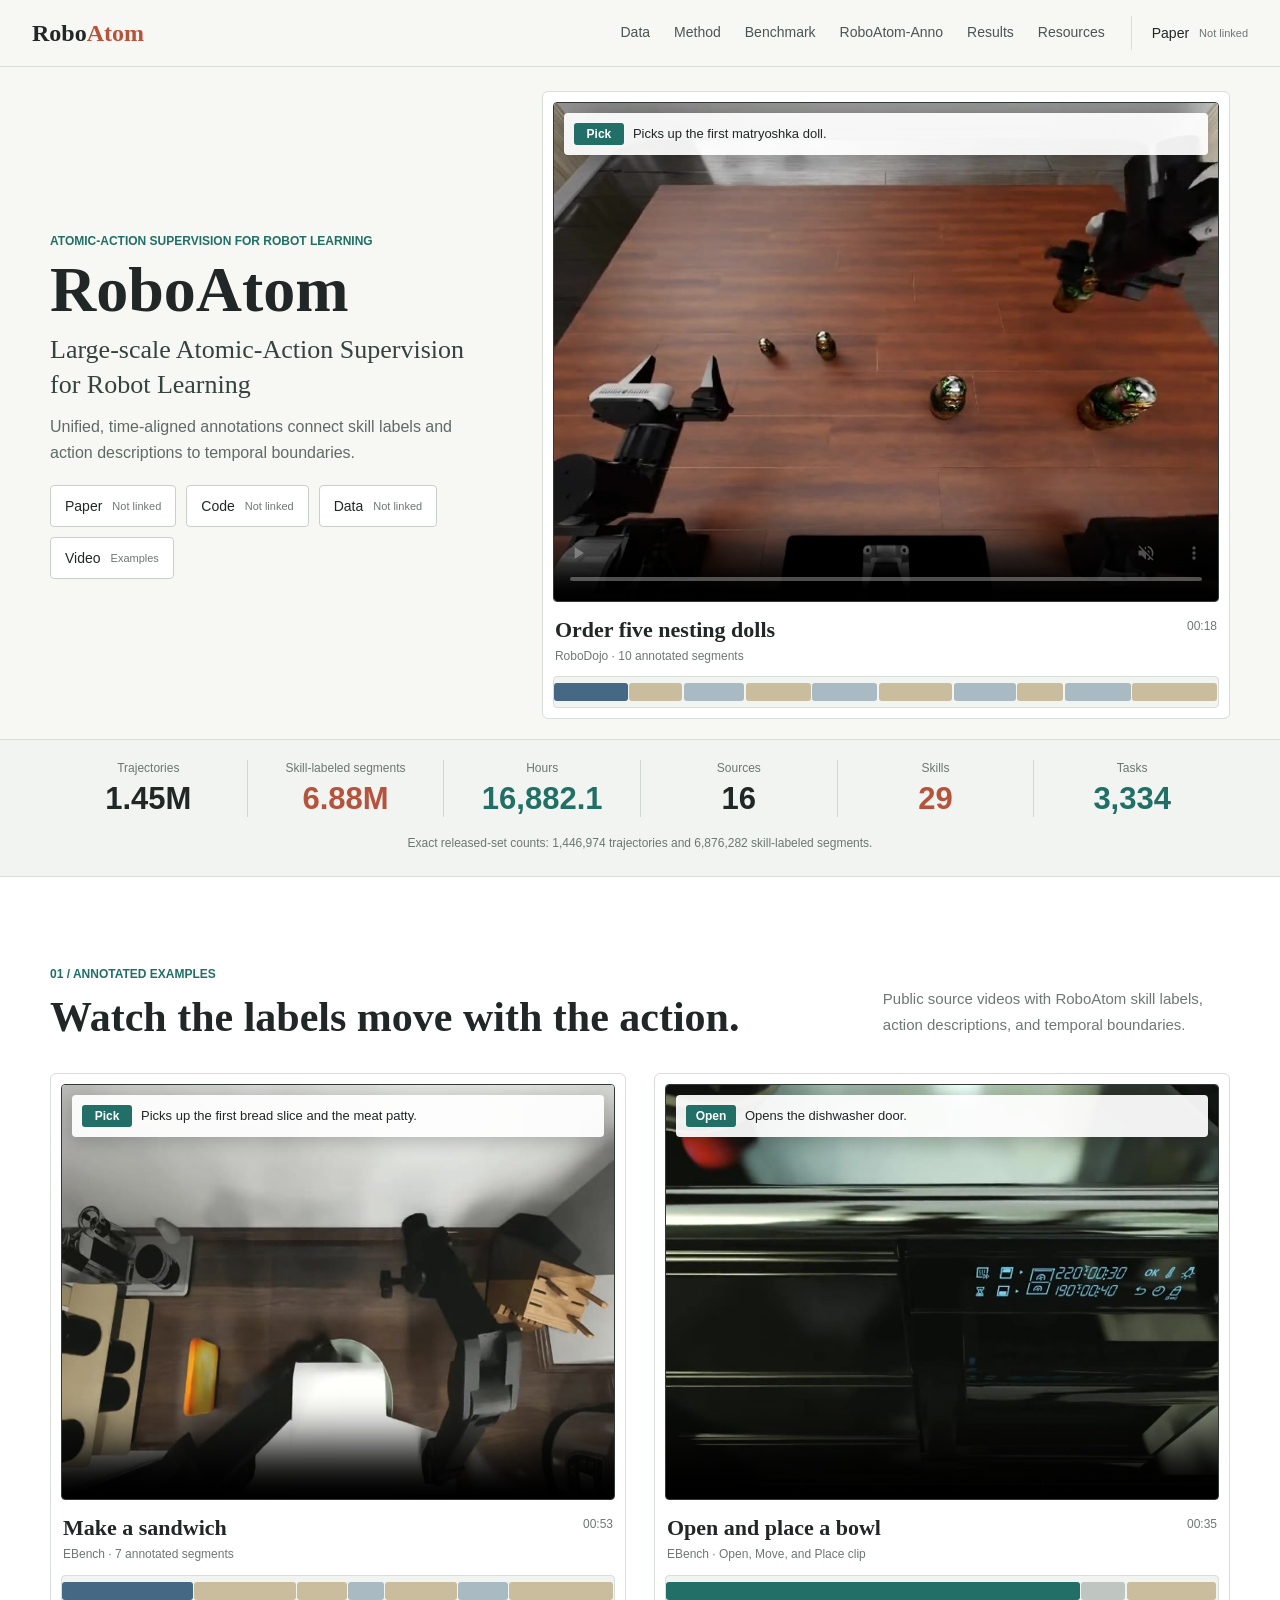
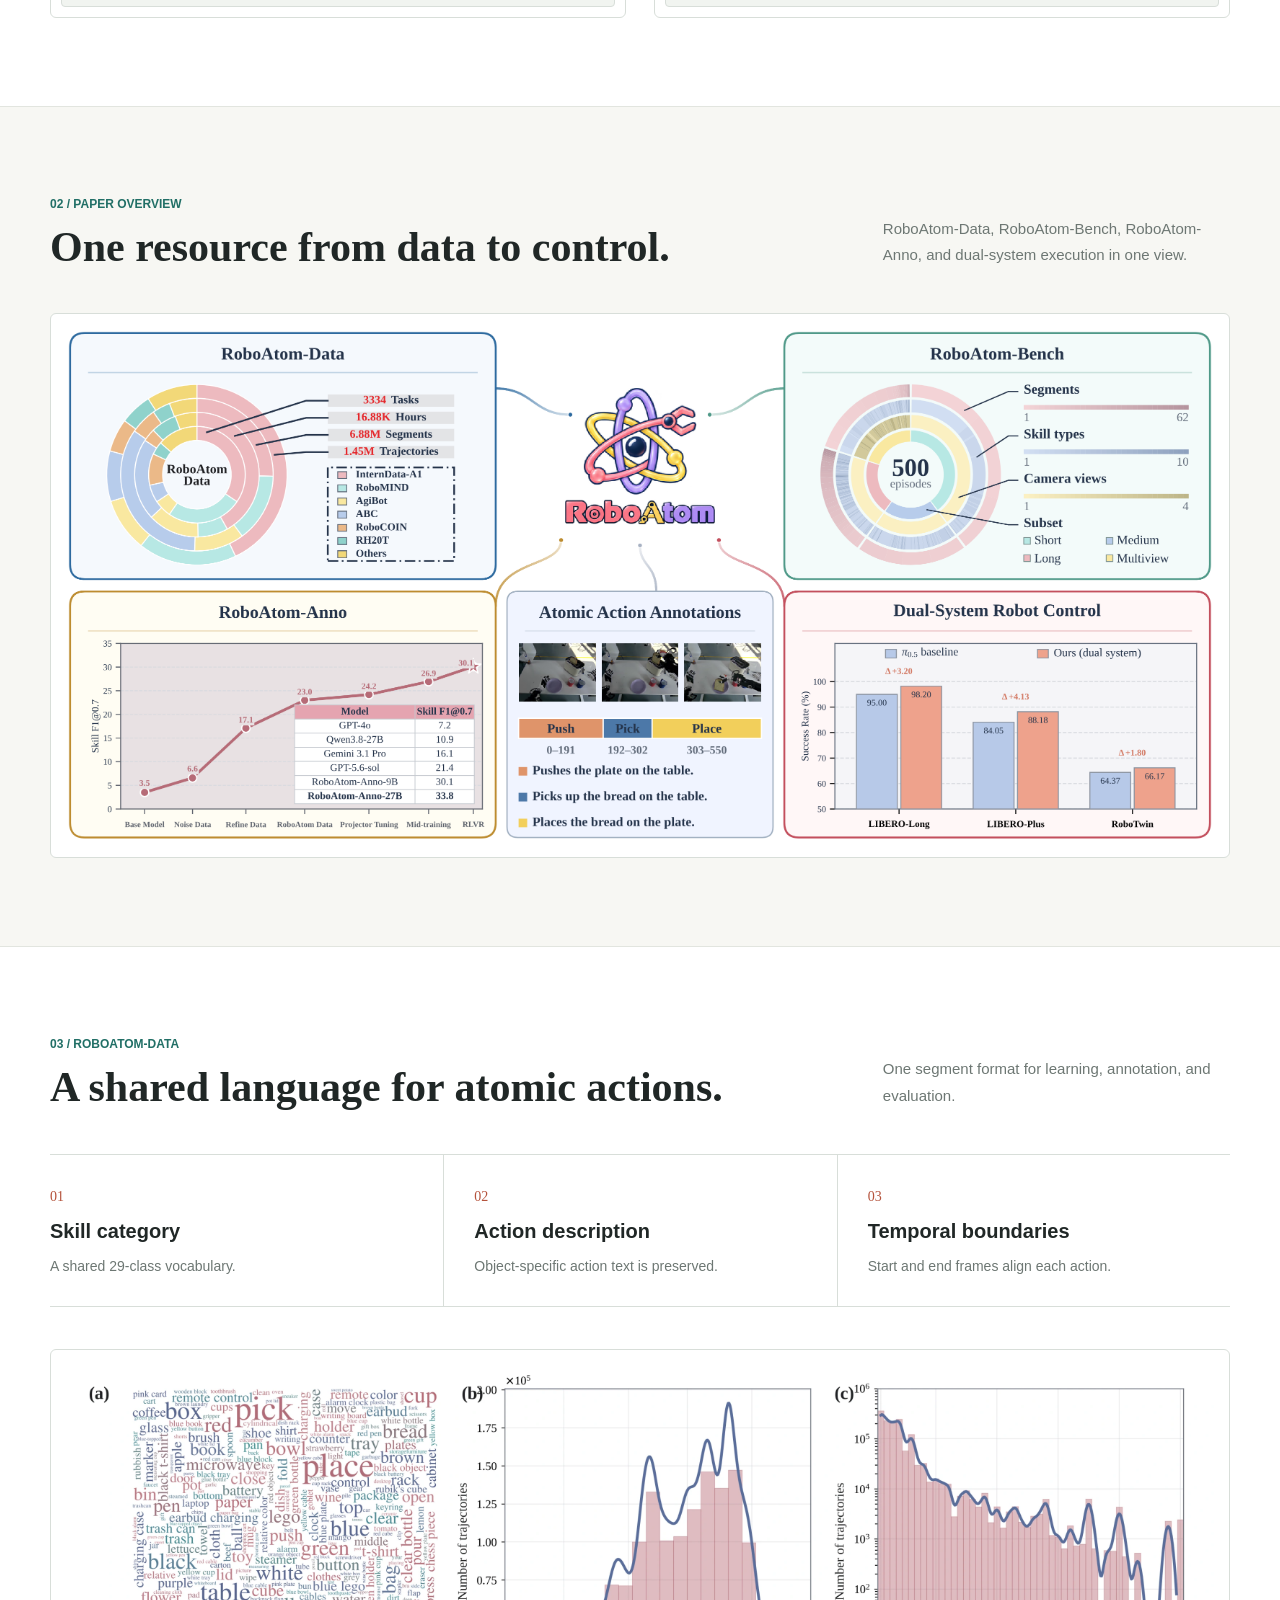
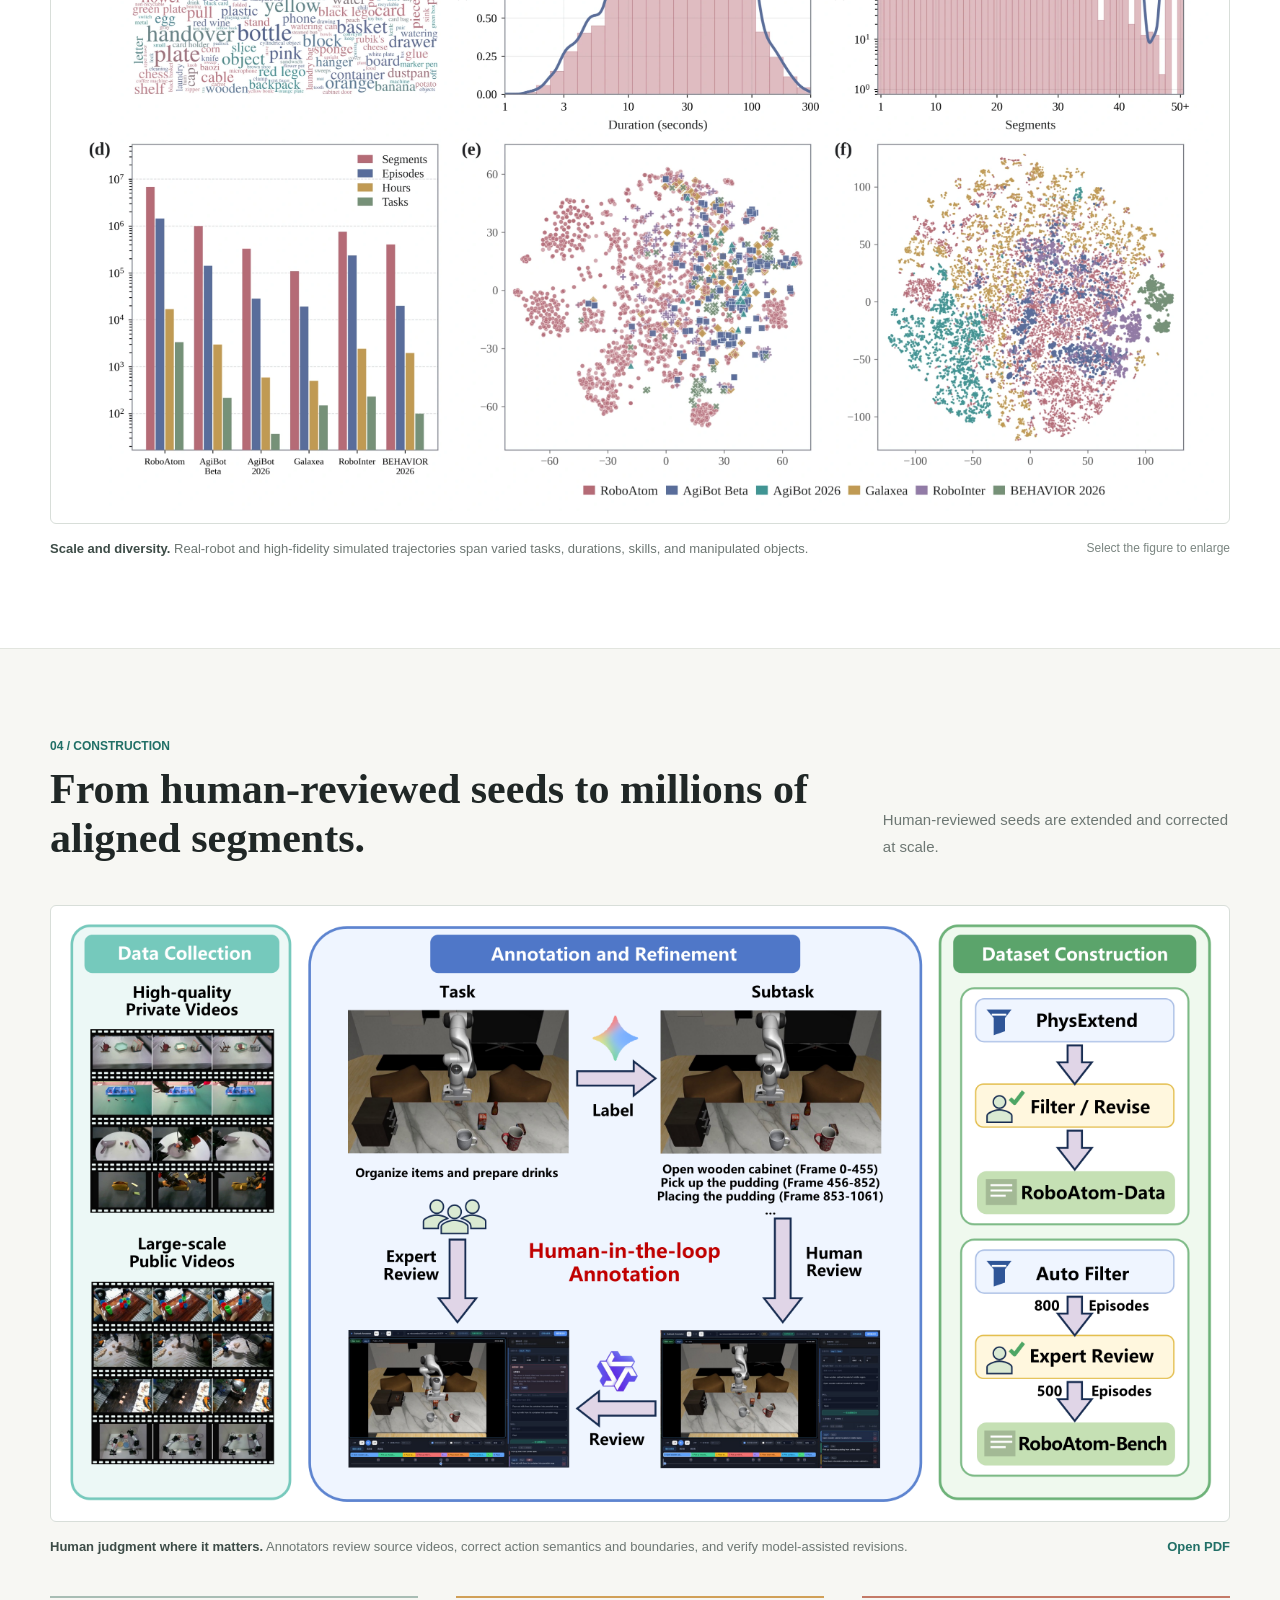
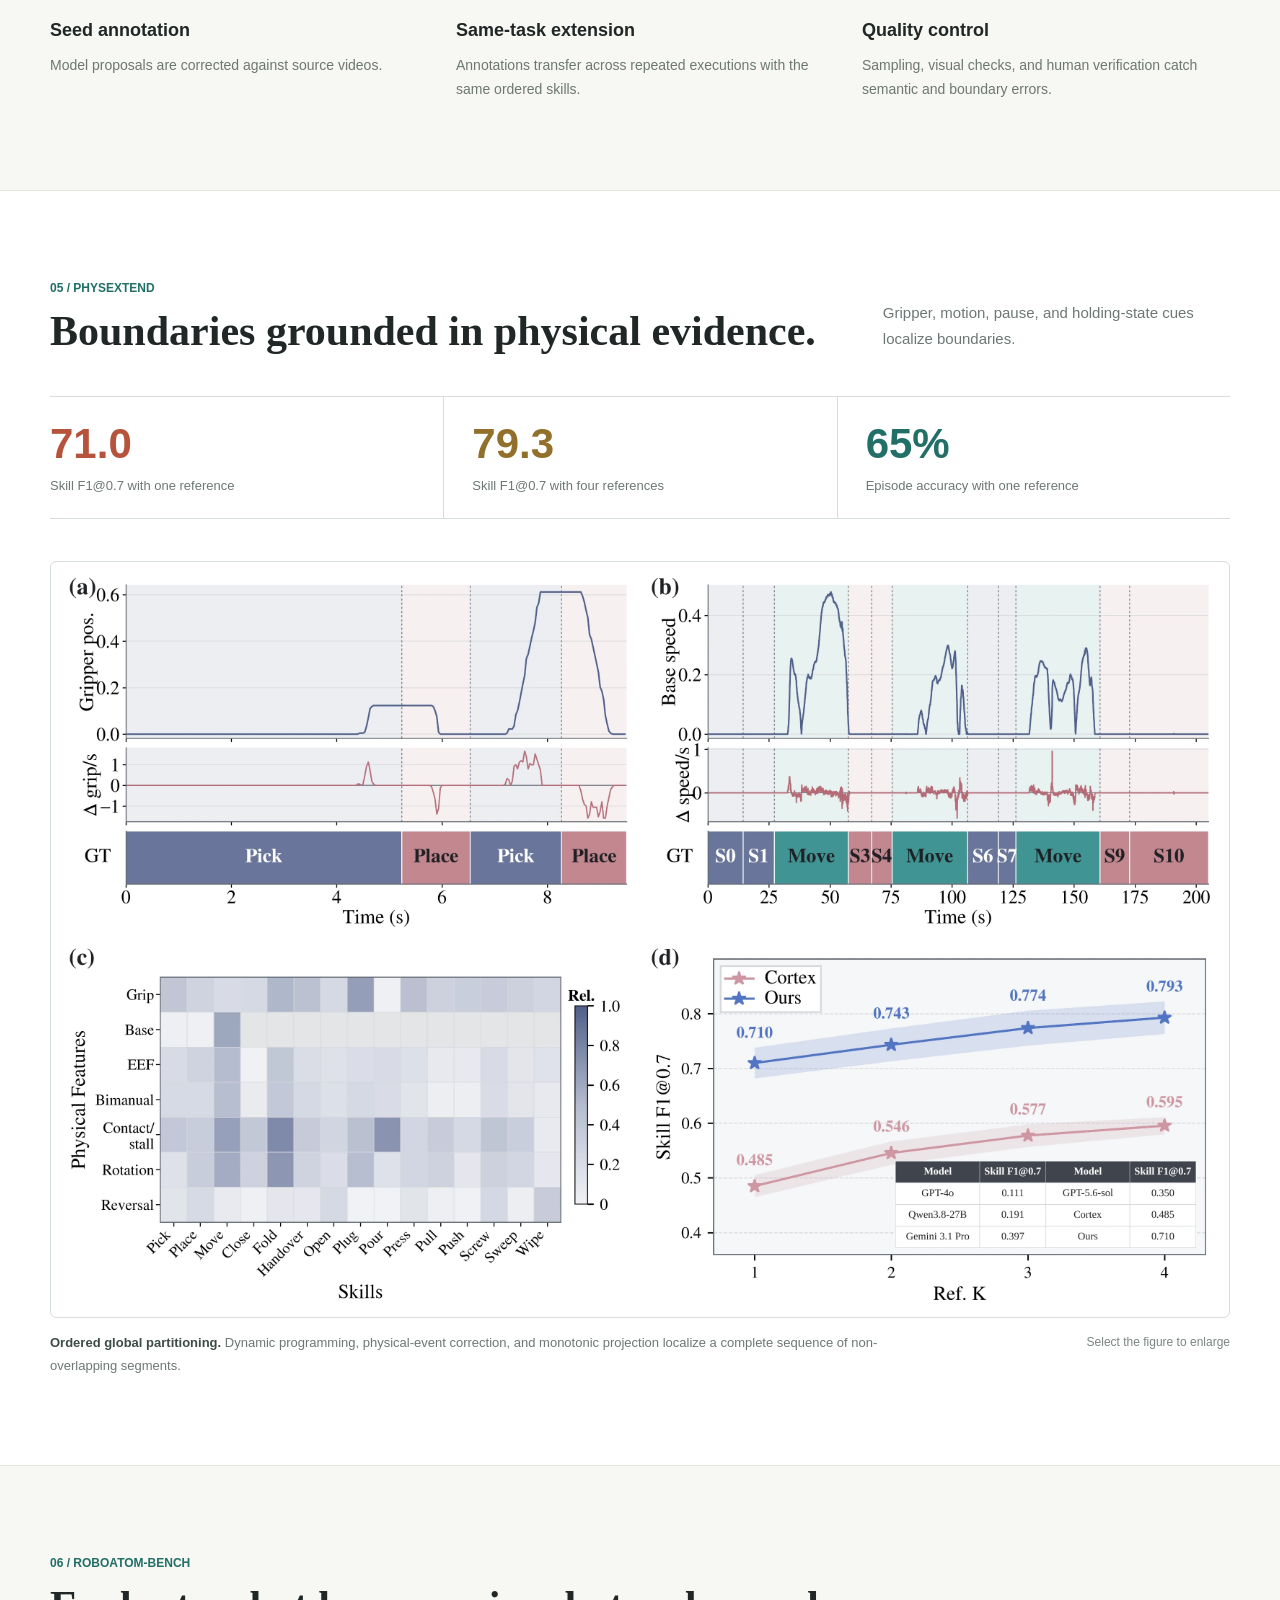
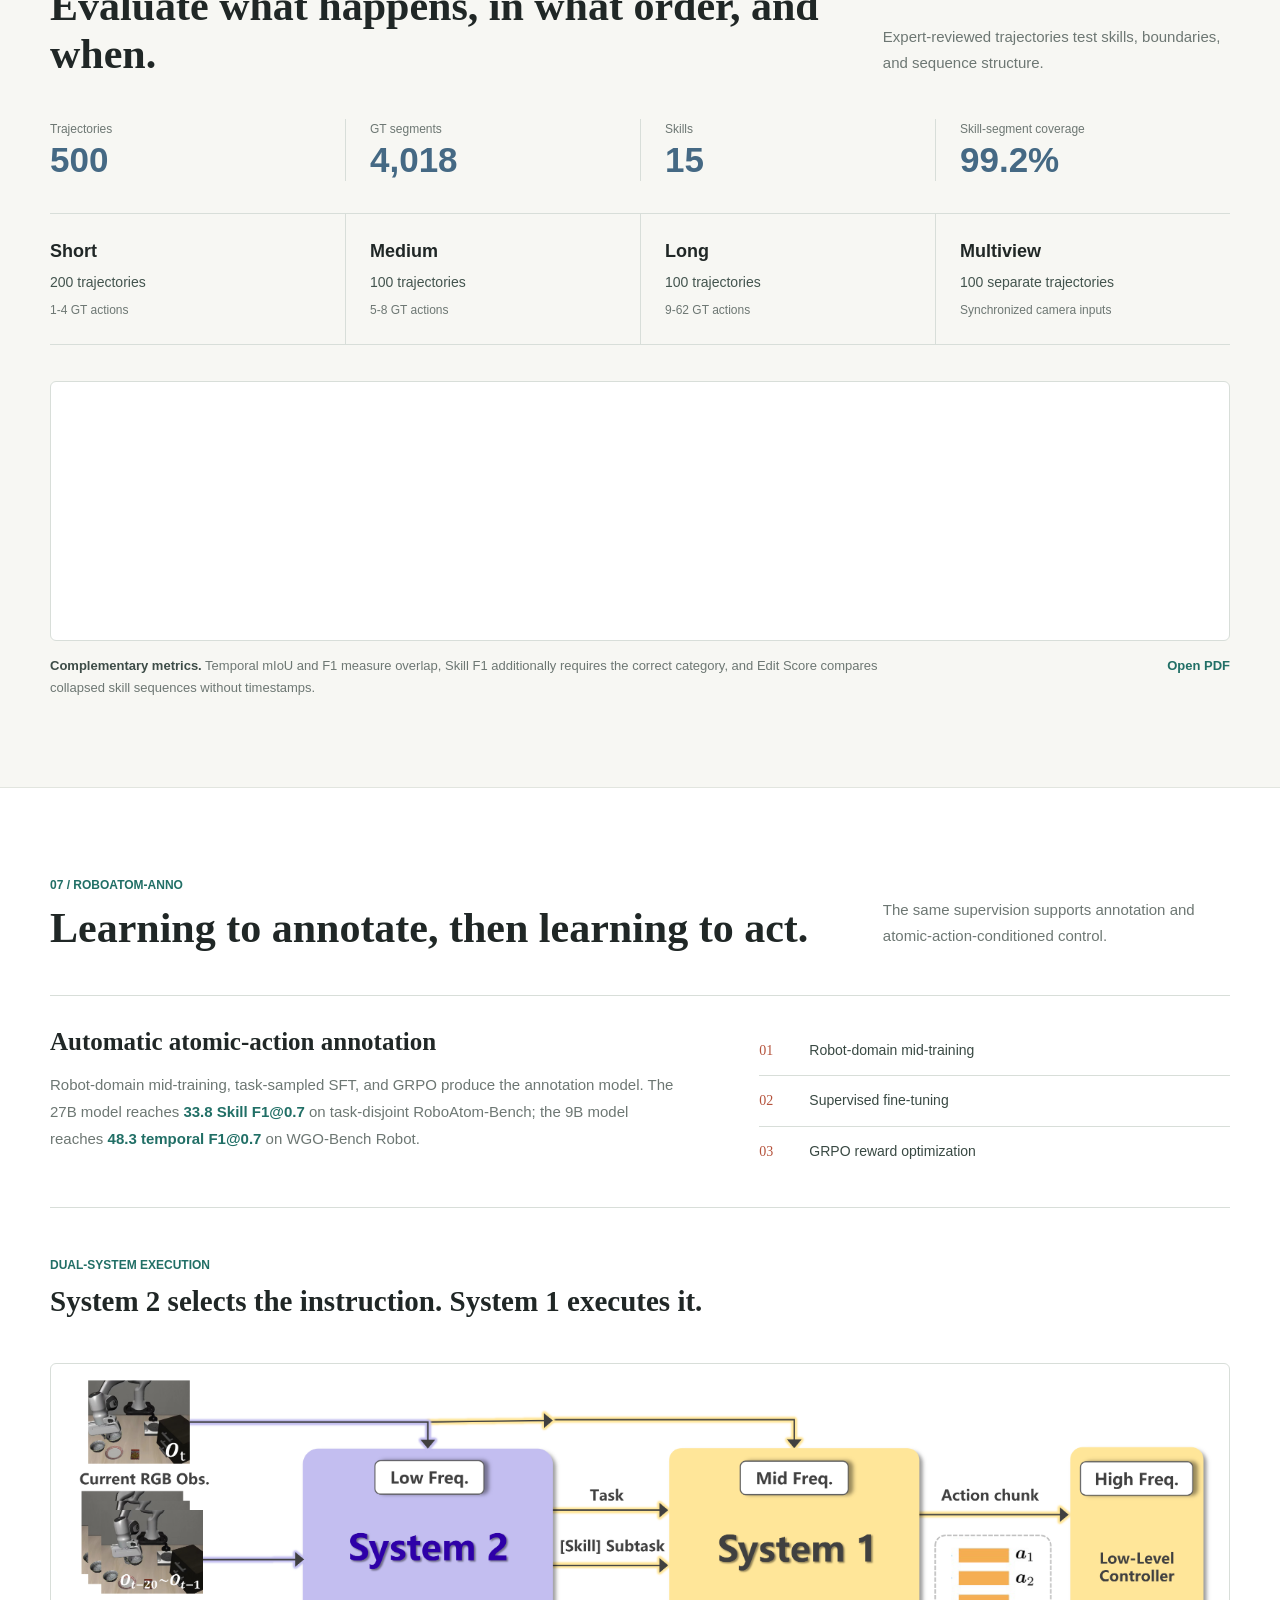
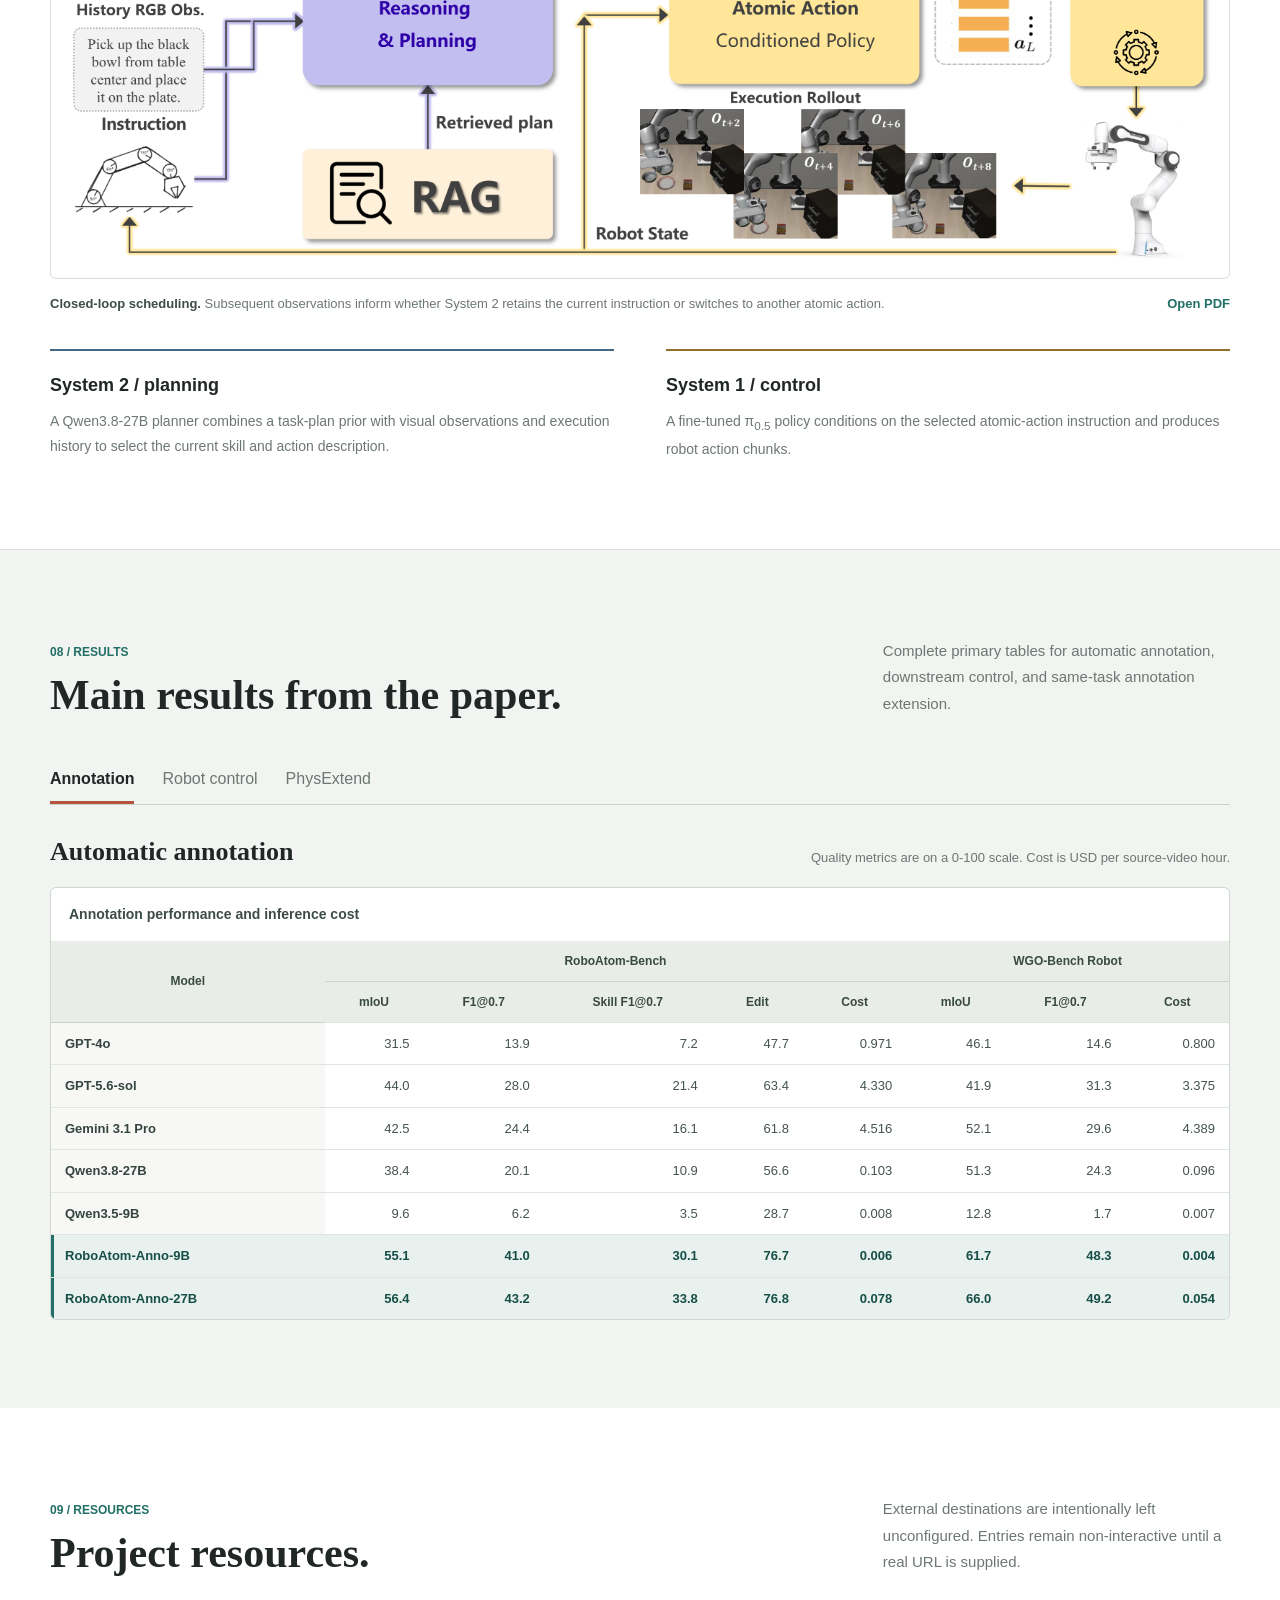
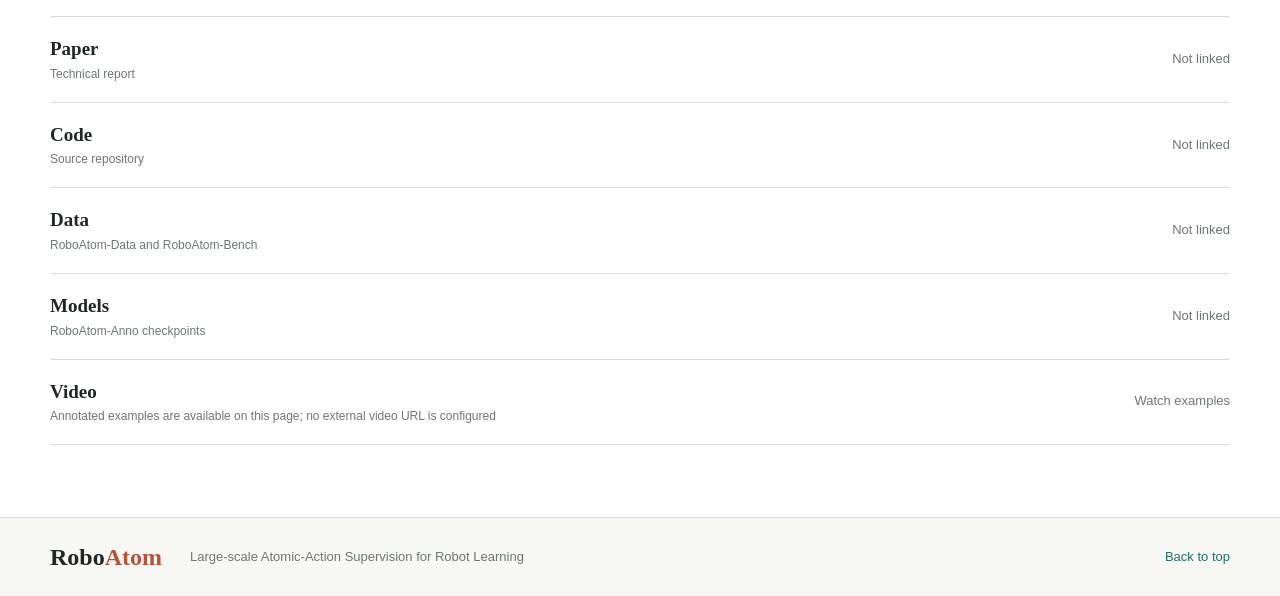
<file: RoboAtom/index.html>
<!doctype html>
<html lang="en">
<head>
  <meta charset="utf-8">
  <meta name="viewport" content="width=device-width, initial-scale=1">
  <meta name="theme-color" content="#f7f7f3">
  <meta name="description" content="RoboAtom provides unified, time-aligned atomic-action supervision for robot learning, with 1.45 million trajectories, a dedicated benchmark, and downstream validation.">
  <meta property="og:title" content="RoboAtom: Large-scale Atomic-Action Supervision for Robot Learning">
  <meta property="og:description" content="Unified, time-aligned atomic-action supervision for robot learning.">
  <meta property="og:type" content="website">
  <title>RoboAtom: Large-scale Atomic-Action Supervision for Robot Learning</title>
  <link rel="icon" href="assets/favicon.svg" type="image/svg+xml">
  <link rel="stylesheet" href="styles.css">
  <script defer src="script.js"></script>
</head>
<body>
  <a class="skip-link" href="#main">Skip to content</a>
  <header class="site-header">
    <div class="header-inner">
      <a class="brand" href="#home" aria-label="RoboAtom home">Robo<span>Atom</span></a>
      <nav class="desktop-nav" aria-label="Main navigation">
        <a href="#data">Data</a>
        <a href="#method">Method</a>
        <a href="#benchmark">Benchmark</a>
        <a href="#anno">RoboAtom-Anno</a>
        <a href="#results">Results</a>
        <a href="#resources">Resources</a>
      </nav>
      <span class="header-resource resource-link is-pending" data-resource="paper">
        <span>Paper</span><small>Not linked</small>
      </span>
      <button class="menu-toggle" type="button" aria-label="Open navigation" aria-expanded="false" aria-controls="mobile-nav">Menu</button>
      <nav id="mobile-nav" class="mobile-nav" aria-label="Mobile navigation">
        <a href="#data">Data</a>
        <a href="#method">Method</a>
        <a href="#benchmark">Benchmark</a>
        <a href="#anno">RoboAtom-Anno</a>
        <a href="#results">Results</a>
        <a href="#resources">Resources</a>
      </nav>
    </div>
  </header>

  <main id="main">
    <section class="hero" id="home" aria-labelledby="hero-title">
      <div class="content-width hero-layout">
        <div class="hero-inner">
          <p class="eyebrow">Atomic-action supervision for robot learning</p>
          <h1 id="hero-title">RoboAtom</h1>
          <p class="hero-paper-title">Large-scale Atomic-Action Supervision for Robot Learning</p>
          <p class="hero-description">Unified, time-aligned annotations connect skill labels and action descriptions to temporal boundaries.</p>
          <div class="hero-resources" aria-label="Project resources">
            <span class="resource-link is-pending" data-resource="paper"><span>Paper</span><small>Not linked</small></span>
            <span class="resource-link is-pending" data-resource="code"><span>Code</span><small>Not linked</small></span>
            <span class="resource-link is-pending" data-resource="data"><span>Data</span><small>Not linked</small></span>
            <a class="resource-link" href="#examples"><span>Video</span><small>Examples</small></a>
          </div>
        </div>
        <article class="video-card hero-video-card" data-video-card data-video="nesting">
          <div class="video-frame">
            <video controls muted playsinline preload="auto" poster="assets/videos/posters/nesting-dolls.jpg" aria-label="Annotated RoboDojo video: arranging five nesting dolls">
              <source src="assets/videos/nesting-dolls.mp4" type="video/mp4">
            </video>
            <div class="active-annotation" aria-live="polite">
              <span class="active-skill" data-active-skill>Pick</span>
              <span data-active-action>Picks up the first matryoshka doll.</span>
            </div>
          </div>
          <div class="video-copy">
            <div>
              <h2>Order five nesting dolls</h2>
              <p>RoboDojo · 10 annotated segments</p>
            </div>
            <span>00:18</span>
          </div>
          <div class="annotation-timeline" data-timeline role="group" aria-label="Nesting doll annotation timeline"></div>
          <ol class="segment-list">
            <li><strong>Pick</strong><span>Picks up each nesting doll in order.</span></li>
            <li><strong>Place</strong><span>Places each doll from left to right.</span></li>
          </ol>
        </article>
      </div>
    </section>

    <section class="stats-band" aria-label="RoboAtom-Data at a glance">
      <div class="content-width">
        <dl class="stats-grid">
          <div><dt>Trajectories</dt><dd>1.45M</dd></div>
          <div><dt>Skill-labeled segments</dt><dd>6.88M</dd></div>
          <div><dt>Hours</dt><dd>16,882.1</dd></div>
          <div><dt>Sources</dt><dd>16</dd></div>
          <div><dt>Skills</dt><dd>29</dd></div>
          <div><dt>Tasks</dt><dd>3,334</dd></div>
        </dl>
        <p class="stats-note">Exact released-set counts: 1,446,974 trajectories and 6,876,282 skill-labeled segments.</p>
      </div>
    </section>

    <section class="section media-section" id="examples" aria-labelledby="examples-title">
      <div class="content-width">
        <div class="section-heading compact-heading">
          <div>
            <p class="section-index">01 / Annotated examples</p>
            <h2 id="examples-title">Watch the labels move with the action.</h2>
          </div>
          <p>Public source videos with RoboAtom skill labels, action descriptions, and temporal boundaries.</p>
        </div>
        <div class="video-grid">
          <article class="video-card" data-video-card data-video="sandwich">
            <div class="video-frame">
              <video controls muted playsinline preload="auto" poster="assets/videos/posters/sandwich.jpg" aria-label="Annotated EBench video: making a sandwich">
                <source src="assets/videos/sandwich.mp4" type="video/mp4">
              </video>
              <div class="active-annotation" aria-live="polite">
                <span class="active-skill" data-active-skill>Pick</span>
                <span data-active-action>Picks up the first bread slice and the meat patty.</span>
              </div>
            </div>
            <div class="video-copy">
              <div>
                <h3>Make a sandwich</h3>
                <p>EBench · 7 annotated segments</p>
              </div>
              <span>00:53</span>
            </div>
            <div class="annotation-timeline" data-timeline role="group" aria-label="Sandwich annotation timeline"></div>
            <ol class="segment-list">
              <li><strong>Pick</strong><span>Gathers bread, patty, and lettuce.</span></li>
              <li><strong>Place</strong><span>Builds the sandwich layer by layer.</span></li>
            </ol>
          </article>
          <article class="video-card" data-video-card data-video="dishwasher">
            <div class="video-frame">
              <video controls muted playsinline preload="auto" poster="assets/videos/posters/dishwasher-open-place.jpg" aria-label="Annotated EBench video: opening a dishwasher and placing a bowl">
                <source src="assets/videos/dishwasher-open-place.mp4" type="video/mp4">
              </video>
              <div class="active-annotation" aria-live="polite">
                <span class="active-skill" data-active-skill>Open</span>
                <span data-active-action>Opens the dishwasher door.</span>
              </div>
            </div>
            <div class="video-copy">
              <div>
                <h3>Open and place a bowl</h3>
                <p>EBench · Open, Move, and Place clip</p>
              </div>
              <span>00:35</span>
            </div>
            <div class="annotation-timeline" data-timeline role="group" aria-label="Dishwasher annotation timeline"></div>
            <ol class="segment-list">
              <li><strong>Open</strong><span>Opens the dishwasher door.</span></li>
              <li><strong>Place</strong><span>Places the dark bowl into the dishwasher.</span></li>
            </ol>
          </article>
        </div>
      </div>
    </section>

    <section class="section section-tinted overview-section" id="overview" aria-labelledby="overview-title">
      <div class="content-width">
        <div class="section-heading compact-heading">
          <div>
            <p class="section-index">02 / Paper overview</p>
            <h2 id="overview-title">One resource from data to control.</h2>
          </div>
          <p>RoboAtom-Data, RoboAtom-Bench, RoboAtom-Anno, and dual-system execution in one view.</p>
        </div>
        <figure class="paper-figure overview-figure">
          <a class="figure-image" href="assets/figures/roboatom-overview.png"
             data-figure data-title="RoboAtom overview"
             data-caption="Data and benchmark, atomic-action annotations, annotation performance, and robot-control success rates."
             data-source="assets/figures/roboatom-overview.pdf"
             aria-label="Enlarge the RoboAtom overview figure">
            <img src="assets/figures/roboatom-overview.png" alt="RoboAtom overview showing dataset scale, benchmark composition, atomic-action annotations, annotation results, and dual-system control results." width="3200" height="1439" loading="lazy" decoding="async">
          </a>
        </figure>
      </div>
    </section>

    <section class="section" id="data" aria-labelledby="data-title">
      <div class="content-width">
        <div class="section-heading">
          <div>
            <p class="section-index">03 / RoboAtom-Data</p>
            <h2 id="data-title">A shared language for atomic actions.</h2>
          </div>
            <p>One segment format for learning, annotation, and evaluation.</p>
        </div>
        <div class="schema-grid" aria-label="Atomic-action annotation format">
          <article>
            <span class="schema-number">01</span>
            <h3>Skill category</h3>
            <p>A shared 29-class vocabulary.</p>
          </article>
          <article>
            <span class="schema-number">02</span>
            <h3>Action description</h3>
            <p>Object-specific action text is preserved.</p>
          </article>
          <article>
            <span class="schema-number">03</span>
            <h3>Temporal boundaries</h3>
            <p>Start and end frames align each action.</p>
          </article>
        </div>
        <figure class="paper-figure">
          <a class="figure-image" href="assets/figures/data-characteristics.webp"
             data-figure data-title="Scale and diversity of RoboAtom-Data"
             data-caption="Annotation word cloud, trajectory durations, segments per trajectory, dataset-scale comparison, and language distributions."
             data-source="assets/figures/data-characteristics.webp"
             aria-label="Enlarge the RoboAtom-Data characteristics figure">
            <img src="assets/figures/data-characteristics.webp" alt="Six panels summarizing RoboAtom-Data annotation language, durations, segment counts, dataset scale, and task and action distributions." width="3200" height="2079" loading="lazy" decoding="async">
          </a>
          <figcaption>
            <span><strong>Scale and diversity.</strong> Real-robot and high-fidelity simulated trajectories span varied tasks, durations, skills, and manipulated objects.</span>
            <span class="figure-hint">Select the figure to enlarge</span>
          </figcaption>
        </figure>
      </div>
    </section>

    <section class="section section-tinted" id="method" aria-labelledby="method-title">
      <div class="content-width">
        <div class="section-heading">
          <div>
            <p class="section-index">04 / Construction</p>
            <h2 id="method-title">From human-reviewed seeds to millions of aligned segments.</h2>
          </div>
          <p>Human-reviewed seeds are extended and corrected at scale.</p>
        </div>
        <figure class="paper-figure">
          <a class="figure-image" href="assets/figures/construction-pipeline.png"
             data-figure data-title="RoboAtom construction pipeline"
             data-caption="Model-assisted annotation and human review produce seed annotations; PhysExtend and quality control scale them into RoboAtom-Data. Expert review establishes RoboAtom-Bench."
             data-source="assets/figures/construction-pipeline.pdf"
             aria-label="Enlarge the RoboAtom construction pipeline">
            <img src="assets/figures/construction-pipeline.png" alt="Pipeline from public and private videos through human-in-the-loop annotation, PhysExtend, filtering, revision, and expert review to RoboAtom-Data and RoboAtom-Bench." width="3200" height="1638" loading="lazy" decoding="async">
          </a>
          <figcaption>
            <span><strong>Human judgment where it matters.</strong> Annotators review source videos, correct action semantics and boundaries, and verify model-assisted revisions.</span>
            <a href="assets/figures/construction-pipeline.pdf" target="_blank" rel="noopener">Open PDF</a>
          </figcaption>
        </figure>
        <div class="process-list">
          <article>
            <h3>Seed annotation</h3>
            <p>Model proposals are corrected against source videos.</p>
          </article>
          <article>
            <h3>Same-task extension</h3>
            <p>Annotations transfer across repeated executions with the same ordered skills.</p>
          </article>
          <article>
            <h3>Quality control</h3>
            <p>Sampling, visual checks, and human verification catch semantic and boundary errors.</p>
          </article>
        </div>
      </div>
    </section>

    <section class="section" id="physextend" aria-labelledby="physextend-title">
      <div class="content-width">
        <div class="section-heading">
          <div>
            <p class="section-index">05 / PhysExtend</p>
            <h2 id="physextend-title">Boundaries grounded in physical evidence.</h2>
          </div>
          <p>Gripper, motion, pause, and holding-state cues localize boundaries.</p>
        </div>
        <div class="metric-strip" aria-label="PhysExtend highlights">
          <div><strong>71.0</strong><span>Skill F1@0.7 with one reference</span></div>
          <div><strong>79.3</strong><span>Skill F1@0.7 with four references</span></div>
          <div><strong>65%</strong><span>Episode accuracy with one reference</span></div>
        </div>
        <figure class="paper-figure">
          <a class="figure-image" href="assets/figures/physical-evidence.webp"
             data-figure data-title="Skill-aware boundary evidence"
             data-caption="Gripper and base-motion evidence aligned with skill boundaries, skill-feature associations, and extension performance across reference counts."
             data-source="assets/figures/physical-evidence.webp"
             aria-label="Enlarge the PhysExtend physical evidence figure">
            <img src="assets/figures/physical-evidence.webp" alt="Four panels showing gripper-state evidence for Pick and Place, base-motion evidence for Move, physical feature associations, and PhysExtend performance compared with Cortex." width="3200" height="2028" loading="lazy" decoding="async">
          </a>
          <figcaption>
            <span><strong>Ordered global partitioning.</strong> Dynamic programming, physical-event correction, and monotonic projection localize a complete sequence of non-overlapping segments.</span>
            <span class="figure-hint">Select the figure to enlarge</span>
          </figcaption>
        </figure>
      </div>
    </section>

    <section class="section section-tinted" id="benchmark" aria-labelledby="benchmark-title">
      <div class="content-width">
        <div class="section-heading">
          <div>
            <p class="section-index">06 / RoboAtom-Bench</p>
            <h2 id="benchmark-title">Evaluate what happens, in what order, and when.</h2>
          </div>
          <p>Expert-reviewed trajectories test skills, boundaries, and sequence structure.</p>
        </div>
        <dl class="benchmark-facts">
          <div><dt>Trajectories</dt><dd>500</dd></div>
          <div><dt>GT segments</dt><dd>4,018</dd></div>
          <div><dt>Skills</dt><dd>15</dd></div>
          <div><dt>Skill-segment coverage</dt><dd>99.2%</dd></div>
        </dl>
        <div class="subset-grid" aria-label="RoboAtom-Bench subsets">
          <article><h3>Short</h3><p>200 trajectories</p><span>1-4 GT actions</span></article>
          <article><h3>Medium</h3><p>100 trajectories</p><span>5-8 GT actions</span></article>
          <article><h3>Long</h3><p>100 trajectories</p><span>9-62 GT actions</span></article>
          <article><h3>Multiview</h3><p>100 separate trajectories</p><span>Synchronized camera inputs</span></article>
        </div>
        <figure class="paper-figure wide-figure">
          <a class="figure-image" href="assets/figures/benchmark-metrics.png"
             data-figure data-title="RoboAtom-Bench metrics and analysis"
             data-caption="Temporal mIoU and F1, Skill F1, Edit Score, cumulative GT segment counts, and predicted-to-GT segment-count ratios."
             data-source="assets/figures/benchmark-metrics.pdf"
             aria-label="Enlarge the RoboAtom-Bench metrics figure">
            <img src="assets/figures/benchmark-metrics.png" alt="Benchmark illustrations of temporal overlap, skill-aware matching, edit operations, ground-truth segment distributions, and predicted segment-count ratios." width="3200" height="648" loading="lazy" decoding="async">
          </a>
          <figcaption>
            <span><strong>Complementary metrics.</strong> Temporal mIoU and F1 measure overlap, Skill F1 additionally requires the correct category, and Edit Score compares collapsed skill sequences without timestamps.</span>
            <a href="assets/figures/benchmark-metrics.pdf" target="_blank" rel="noopener">Open PDF</a>
          </figcaption>
        </figure>
      </div>
    </section>

    <section class="section" id="anno" aria-labelledby="anno-title">
      <div class="content-width">
        <div class="section-heading">
          <div>
            <p class="section-index">07 / RoboAtom-Anno</p>
            <h2 id="anno-title">Learning to annotate, then learning to act.</h2>
          </div>
          <p>The same supervision supports annotation and atomic-action-conditioned control.</p>
        </div>
        <div class="anno-layout">
          <div class="anno-copy">
            <h3>Automatic atomic-action annotation</h3>
            <p>Robot-domain mid-training, task-sampled SFT, and GRPO produce the annotation model. The 27B model reaches <strong>33.8 Skill F1@0.7</strong> on task-disjoint RoboAtom-Bench; the 9B model reaches <strong>48.3 temporal F1@0.7</strong> on WGO-Bench Robot.</p>
          </div>
          <dl class="anno-stages">
            <div><dt>01</dt><dd>Robot-domain mid-training</dd></div>
            <div><dt>02</dt><dd>Supervised fine-tuning</dd></div>
            <div><dt>03</dt><dd>GRPO reward optimization</dd></div>
          </dl>
        </div>
        <div class="dual-heading">
          <p class="section-index">Dual-system execution</p>
          <h3>System 2 selects the instruction. System 1 executes it.</h3>
        </div>
        <figure class="paper-figure">
          <a class="figure-image" href="assets/figures/dual-system.png"
             data-figure data-title="Dual-system execution"
             data-caption="System 2 uses a task-plan prior, visual observations, and execution history to select an atomic-action instruction. System 1 conditions on that instruction to produce robot actions."
             data-source="assets/figures/dual-system.pdf"
             aria-label="Enlarge the dual-system execution figure">
            <img src="assets/figures/dual-system.png" alt="System 2 plans from instructions, retrieved task plans, and visual history; System 1 executes atomic-action-conditioned action chunks through a low-level controller." width="3200" height="1359" loading="lazy" decoding="async">
          </a>
          <figcaption>
            <span><strong>Closed-loop scheduling.</strong> Subsequent observations inform whether System 2 retains the current instruction or switches to another atomic action.</span>
            <a href="assets/figures/dual-system.pdf" target="_blank" rel="noopener">Open PDF</a>
          </figcaption>
        </figure>
        <div class="system-grid">
          <article>
            <h3>System 2 / planning</h3>
            <p>A Qwen3.8-27B planner combines a task-plan prior with visual observations and execution history to select the current skill and action description.</p>
          </article>
          <article>
            <h3>System 1 / control</h3>
            <p>A fine-tuned &pi;<sub>0.5</sub> policy conditions on the selected atomic-action instruction and produces robot action chunks.</p>
          </article>
        </div>
      </div>
    </section>

    <section class="section section-results" id="results" aria-labelledby="results-title">
      <div class="content-width">
        <div class="section-heading">
          <div>
            <p class="section-index">08 / Results</p>
            <h2 id="results-title">Main results from the paper.</h2>
          </div>
          <p>Complete primary tables for automatic annotation, downstream control, and same-task annotation extension.</p>
        </div>
        <div class="results-tabs" role="tablist" aria-label="Result tables">
          <button id="tab-annotation" type="button" role="tab" aria-selected="true" aria-controls="panel-annotation">Annotation</button>
          <button id="tab-control" type="button" role="tab" aria-selected="false" aria-controls="panel-control" tabindex="-1">Robot control</button>
          <button id="tab-extension" type="button" role="tab" aria-selected="false" aria-controls="panel-extension" tabindex="-1">PhysExtend</button>
        </div>

        <section class="result-panel" id="panel-annotation" role="tabpanel" aria-labelledby="tab-annotation">
          <div class="result-heading">
            <h3>Automatic annotation</h3>
            <p>Quality metrics are on a 0-100 scale. Cost is USD per source-video hour.</p>
          </div>
          <div class="table-scroll" role="region" aria-label="Automatic annotation results table" tabindex="0">
            <table>
              <caption>Annotation performance and inference cost</caption>
              <thead>
                <tr>
                  <th scope="col" rowspan="2">Model</th>
                  <th scope="colgroup" colspan="5">RoboAtom-Bench</th>
                  <th scope="colgroup" colspan="3">WGO-Bench Robot</th>
                </tr>
                <tr>
                  <th scope="col">mIoU</th><th scope="col">F1@0.7</th><th scope="col">Skill F1@0.7</th><th scope="col">Edit</th><th scope="col">Cost</th>
                  <th scope="col">mIoU</th><th scope="col">F1@0.7</th><th scope="col">Cost</th>
                </tr>
              </thead>
              <tbody>
                <tr><th scope="row">GPT-4o</th><td>31.5</td><td>13.9</td><td>7.2</td><td>47.7</td><td>0.971</td><td>46.1</td><td>14.6</td><td>0.800</td></tr>
                <tr><th scope="row">GPT-5.6-sol</th><td>44.0</td><td>28.0</td><td>21.4</td><td>63.4</td><td>4.330</td><td>41.9</td><td>31.3</td><td>3.375</td></tr>
                <tr><th scope="row">Gemini 3.1 Pro</th><td>42.5</td><td>24.4</td><td>16.1</td><td>61.8</td><td>4.516</td><td>52.1</td><td>29.6</td><td>4.389</td></tr>
                <tr><th scope="row">Qwen3.8-27B</th><td>38.4</td><td>20.1</td><td>10.9</td><td>56.6</td><td>0.103</td><td>51.3</td><td>24.3</td><td>0.096</td></tr>
                <tr><th scope="row">Qwen3.5-9B</th><td>9.6</td><td>6.2</td><td>3.5</td><td>28.7</td><td>0.008</td><td>12.8</td><td>1.7</td><td>0.007</td></tr>
                <tr class="our-result"><th scope="row">RoboAtom-Anno-9B</th><td>55.1</td><td>41.0</td><td>30.1</td><td>76.7</td><td>0.006</td><td>61.7</td><td>48.3</td><td>0.004</td></tr>
                <tr class="our-result"><th scope="row">RoboAtom-Anno-27B</th><td>56.4</td><td>43.2</td><td>33.8</td><td>76.8</td><td>0.078</td><td>66.0</td><td>49.2</td><td>0.054</td></tr>
              </tbody>
            </table>
          </div>
        </section>

        <section class="result-panel" id="panel-control" role="tabpanel" aria-labelledby="tab-control">
          <div class="result-heading">
            <h3>Downstream robot control</h3>
            <p>Success rates (%). Comparisons use matched post-training budgets, observation spaces, and action spaces within each benchmark.</p>
          </div>
          <div class="table-scroll" role="region" aria-label="Downstream robot control results table" tabindex="0">
            <table>
              <caption>Success rates on LIBERO, LIBERO-Plus, and RoboTwin</caption>
              <thead>
                <tr>
                  <th scope="col" rowspan="2">Method</th>
                  <th scope="col" rowspan="2">LIBERO Long</th>
                  <th scope="colgroup" colspan="5">LIBERO-Plus</th>
                  <th scope="colgroup" colspan="3">RoboTwin</th>
                </tr>
                <tr>
                  <th scope="col">Spatial</th><th scope="col">Object</th><th scope="col">Goal</th><th scope="col">Long</th><th scope="col">Overall</th>
                  <th scope="col">Clean</th><th scope="col">Random</th><th scope="col">Avg.</th>
                </tr>
              </thead>
              <tbody>
                <tr><th scope="row">&pi;<sub>0.5</sub></th><td>95.00</td><td>93.01</td><td>85.23</td><td>79.93</td><td>78.56</td><td>84.05</td><td>80.70</td><td>48.04</td><td>64.37</td></tr>
                <tr class="our-result"><th scope="row">Our method</th><td>98.20</td><td>92.46</td><td>91.86</td><td>86.34</td><td>82.29</td><td>88.18</td><td>82.02</td><td>50.32</td><td>66.17</td></tr>
              </tbody>
            </table>
          </div>
          <p class="table-note">LIBERO-Plus Overall covers all 10,030 tasks. RoboTwin Avg. is the Clean/Random mean. These are results under the paper's evaluation settings, not a universal performance guarantee.</p>
        </section>

        <section class="result-panel" id="panel-extension" role="tabpanel" aria-labelledby="tab-extension">
          <div class="result-heading">
            <h3>Same-task annotation extension</h3>
            <p>One-reference results. Cost is USD per source-video hour; episode accuracy requires every subtask to be correct.</p>
          </div>
          <div class="table-scroll" role="region" aria-label="PhysExtend annotation extension results table" tabindex="0">
            <table>
              <caption>Annotation extension performance and cost</caption>
              <thead><tr><th scope="col">Model</th><th scope="col">mIoU</th><th scope="col">F1@0.7</th><th scope="col">Skill F1@0.7</th><th scope="col">EA (%)</th><th scope="col">Cost</th></tr></thead>
              <tbody>
                <tr><th scope="row">GPT-4o</th><td>48.2</td><td>20.7</td><td>11.1</td><td>10</td><td>0.888</td></tr>
                <tr><th scope="row">Gemini 3.1 Pro</th><td>61.1</td><td>44.9</td><td>39.7</td><td>39</td><td>2.877</td></tr>
                <tr><th scope="row">GPT-5.6-sol</th><td>58.9</td><td>37.8</td><td>35.0</td><td>46</td><td>3.510</td></tr>
                <tr><th scope="row">Qwen3.8-27B</th><td>46.1</td><td>25.4</td><td>19.1</td><td>25</td><td>0.051</td></tr>
                <tr><th scope="row">Cortex</th><td>66.5</td><td>49.8</td><td>48.5</td><td>37</td><td>4.8 &times; 10<sup>-4</sup></td></tr>
                <tr class="our-result"><th scope="row">PhysExtend</th><td>76.8</td><td>71.6</td><td>71.0</td><td>65</td><td>2.8 &times; 10<sup>-5</sup></td></tr>
              </tbody>
            </table>
          </div>
          <p class="table-note">Episode accuracy is evaluated on 100 trajectories, one per task. The extension evaluation uses 100 tasks with five manually annotated and reviewed trajectories per task.</p>
        </section>
      </div>
    </section>

    <section class="section section-resources" id="resources" aria-labelledby="resources-title">
      <div class="content-width">
        <div class="section-heading">
          <div>
            <p class="section-index">09 / Resources</p>
            <h2 id="resources-title">Project resources.</h2>
          </div>
          <p>External destinations are intentionally left unconfigured. Entries remain non-interactive until a real URL is supplied.</p>
        </div>
        <div class="resource-list">
          <div class="resource-row"><span><strong>Paper</strong><small>Technical report</small></span><span class="resource-link is-pending" data-resource="paper"><span>Not linked</span></span></div>
          <div class="resource-row"><span><strong>Code</strong><small>Source repository</small></span><span class="resource-link is-pending" data-resource="code"><span>Not linked</span></span></div>
          <div class="resource-row"><span><strong>Data</strong><small>RoboAtom-Data and RoboAtom-Bench</small></span><span class="resource-link is-pending" data-resource="data"><span>Not linked</span></span></div>
          <div class="resource-row"><span><strong>Models</strong><small>RoboAtom-Anno checkpoints</small></span><span class="resource-link is-pending" data-resource="models"><span>Not linked</span></span></div>
          <div class="resource-row"><span><strong>Video</strong><small>Annotated examples are available on this page; no external video URL is configured</small></span><a class="resource-link" href="#examples"><span>Watch examples</span></a></div>
        </div>
      </div>
    </section>
  </main>

  <footer class="site-footer">
    <div class="content-width footer-inner">
      <a class="brand" href="#home">Robo<span>Atom</span></a>
      <p>Large-scale Atomic-Action Supervision for Robot Learning</p>
      <a href="#home">Back to top</a>
    </div>
  </footer>

  <dialog id="figure-dialog" class="figure-dialog" aria-labelledby="dialog-title">
    <div class="dialog-bar">
      <h2 id="dialog-title">Paper figure</h2>
      <button class="dialog-close" type="button" aria-label="Close figure viewer">&times;</button>
    </div>
    <div class="dialog-tools">
      <button id="figure-zoom" type="button" aria-pressed="false">Original size</button>
      <a id="figure-source" href="assets/figures/roboatom-overview.pdf" target="_blank" rel="noopener">Open source file</a>
    </div>
    <div id="figure-viewport" class="figure-viewport" role="region" aria-label="Scrollable enlarged paper figure" tabindex="0"></div>
    <p id="dialog-caption" class="dialog-caption"></p>
  </dialog>
</body>
</html>
</file>
<file: RoboAtom/styles.css>
@charset "UTF-8";

:root {
  color-scheme: light;
  --paper: #ffffff;
  --warm: #f7f7f3;
  --tinted: #f1f4f0;
  --ink: #202726;
  --body: #4f5b58;
  --muted: #6d7773;
  --line: #d8ded9;
  --teal: #216f66;
  --teal-soft: #e5efeb;
  --coral: #b5533c;
  --gold: #92702b;
  --blue: #456984;
  --sans: Inter, "Helvetica Neue", Arial, sans-serif;
  --serif: Georgia, "Times New Roman", serif;
}

*, *::before, *::after { box-sizing: border-box; }
html { scroll-behavior: smooth; scroll-padding-top: 84px; }
body {
  margin: 0;
  background: var(--paper);
  color: var(--body);
  font-family: var(--sans);
  font-size: 16px;
  line-height: 1.7;
  letter-spacing: 0;
  -webkit-font-smoothing: antialiased;
}
body.dialog-open { overflow: hidden; }
h1, h2, h3, p, figure, dl, dd { margin: 0; }
h1, h2, h3 { color: var(--ink); }
h1, h2, h3, p, dd { overflow-wrap: break-word; }
img { display: block; max-width: 100%; }
a { color: var(--teal); text-decoration: none; }
a:hover { text-decoration: underline; }
button { font: inherit; }
button, a { -webkit-tap-highlight-color: transparent; }
button:focus-visible, a:focus-visible, [tabindex]:focus-visible {
  outline: 3px solid #bd724f;
  outline-offset: 4px;
}
[hidden] { display: none !important; }
::selection { background: #d8e9e2; color: var(--ink); }

.content-width { width: min(1180px, calc(100% - 64px)); margin-inline: auto; }
.skip-link {
  position: fixed;
  top: -80px;
  left: 16px;
  z-index: 100;
  padding: 9px 16px;
  background: var(--ink);
  color: #ffffff;
}
.skip-link:focus { top: 12px; }

.site-header {
  position: sticky;
  top: 0;
  z-index: 20;
  background: rgba(247, 247, 243, 0.96);
  border-bottom: 1px solid var(--line);
  backdrop-filter: blur(14px);
}
.header-inner {
  position: relative;
  width: min(1280px, calc(100% - 64px));
  height: 66px;
  margin-inline: auto;
  display: flex;
  align-items: center;
  gap: 26px;
}
.brand {
  flex: none;
  color: var(--ink);
  font-family: var(--serif);
  font-size: 24px;
  font-weight: 700;
  line-height: 1;
}
.brand span { color: var(--coral); }
.brand:hover { text-decoration: none; }
.desktop-nav { display: flex; align-items: center; gap: 24px; margin-left: auto; }
.desktop-nav a { color: #495652; font-size: 14px; }
.desktop-nav a:hover { color: var(--teal); }
.menu-toggle {
  display: none;
  min-width: 58px;
  min-height: 40px;
  padding: 7px 10px;
  border: 1px solid var(--line);
  border-radius: 4px;
  background: var(--paper);
  color: var(--ink);
  cursor: pointer;
}
.mobile-nav { display: none; }

.resource-link {
  display: inline-flex;
  align-items: center;
  justify-content: center;
  gap: 10px;
  min-height: 42px;
  padding: 7px 14px;
  border: 1px solid #c8d0ca;
  border-radius: 4px;
  background: var(--paper);
  color: var(--ink);
  font-size: 14px;
  line-height: 1.3;
}
.resource-link small { color: var(--muted); font-size: 11px; }
.resource-link.is-pending { cursor: default; }
.resource-link.is-available:hover { border-color: var(--teal); text-decoration: none; background: var(--teal-soft); }
.header-resource {
  min-height: 34px;
  padding: 4px 0 4px 20px;
  border: 0;
  border-left: 1px solid var(--line);
  border-radius: 0;
  background: transparent;
}

.hero { padding: 30px 0 28px; background: var(--warm); }
.hero-layout {
  display: grid;
  grid-template-columns: minmax(280px, 0.78fr) minmax(0, 1.22fr);
  align-items: center;
  gap: 52px;
}
.hero-inner { text-align: center; }
.hero-layout .hero-inner { text-align: left; }
.eyebrow, .section-index {
  color: var(--teal);
  font-size: 12px;
  font-weight: 700;
  line-height: 1.5;
  text-transform: uppercase;
}
.hero h1 {
  margin-top: 5px;
  font-family: var(--serif);
  font-size: 64px;
  line-height: 1.08;
  font-weight: 700;
}
.hero-paper-title {
  margin-top: 8px;
  color: #35433f;
  font-family: var(--serif);
  font-size: 26px;
  line-height: 1.35;
}
.hero-description {
  max-width: 1120px;
  margin: 12px auto 0;
  color: #5e6b66;
  font-size: 16px;
  line-height: 1.65;
}
.hero-resources {
  margin-top: 18px;
  display: flex;
  flex-wrap: wrap;
  justify-content: center;
  gap: 10px;
}
.hero-layout .hero-resources { justify-content: flex-start; }
.hero-figure { max-width: 880px; margin: 18px auto 0; }

.video-card {
  min-width: 0;
  padding: 10px;
  border: 1px solid var(--line);
  border-radius: 6px;
  background: var(--paper);
}
.video-frame {
  position: relative;
  overflow: hidden;
  border-radius: 4px;
  background: #141917;
  border: 1px solid #303936;
}
.video-frame video {
  display: block;
  width: 100%;
  aspect-ratio: 4 / 3;
  object-fit: cover;
  background: #141917;
}
.active-annotation {
  position: absolute;
  left: 10px;
  right: 10px;
  top: 10px;
  display: flex;
  align-items: center;
  gap: 9px;
  min-height: 42px;
  padding: 8px 10px;
  border-radius: 4px;
  background: rgba(255, 255, 255, 0.93);
  color: var(--ink);
  font-size: 13px;
  line-height: 1.35;
  box-shadow: 0 4px 18px rgba(20, 25, 23, 0.24);
}
.active-skill {
  flex: none;
  min-width: 50px;
  padding: 3px 7px;
  border-radius: 3px;
  background: var(--teal);
  color: #ffffff;
  font-size: 12px;
  font-weight: 700;
  text-align: center;
}
.video-copy {
  display: flex;
  align-items: start;
  justify-content: space-between;
  gap: 18px;
  padding: 14px 2px 12px;
}
.video-copy h2, .video-copy h3 {
  font-family: var(--serif);
  font-size: 22px;
  line-height: 1.25;
}
.video-copy p {
  margin-top: 4px;
  color: var(--muted);
  font-size: 12px;
  line-height: 1.4;
}
.video-copy > span {
  flex: none;
  color: var(--muted);
  font-size: 12px;
  font-variant-numeric: tabular-nums;
}
.annotation-timeline {
  display: none;
  position: relative;
  height: 32px;
  overflow: hidden;
  border: 1px solid var(--line);
  border-radius: 4px;
  background: var(--tinted);
}
.has-timeline .annotation-timeline { display: block; }
.timeline-segment {
  position: absolute;
  top: 6px;
  bottom: 6px;
  left: var(--segment-start);
  width: var(--segment-width);
  min-width: 4px;
  padding: 0;
  border: 0;
  border-radius: 3px;
  opacity: 0.42;
  cursor: pointer;
}
.timeline-segment:hover, .timeline-segment[aria-pressed="true"] { opacity: 1; }
.timeline-segment[data-skill="Pick"] { background: var(--blue); }
.timeline-segment[data-skill="Place"] { background: var(--gold); }
.timeline-segment[data-skill="Open"] { background: var(--teal); }
.timeline-segment[data-skill="Move"] { background: #79847f; }
.timeline-segment[data-skill="Pull"] { background: var(--coral); }
.timeline-segment[data-skill="Close"] { background: #5e6f90; }
.segment-list {
  display: flex;
  flex-wrap: wrap;
  gap: 8px 16px;
  margin: 10px 0 0;
  padding: 0;
  list-style: none;
  color: var(--muted);
  font-size: 12px;
  line-height: 1.45;
}
.segment-list strong { margin-right: 6px; color: var(--ink); }
.has-timeline .segment-list { display: none; }
.compact-heading { margin-bottom: 32px; }
.media-section { padding: 74px 0 68px; }
.video-grid {
  display: grid;
  grid-template-columns: repeat(2, minmax(0, 1fr));
  gap: 28px;
}
.overview-section { padding-top: 70px; }
.overview-figure { margin-top: 0; }
.figure-image {
  display: block;
  padding: 12px;
  border: 1px solid var(--line);
  border-radius: 6px;
  background: var(--paper);
  cursor: zoom-in;
  line-height: 0;
}
.figure-image:hover { border-color: #91aaa1; text-decoration: none; }
.figure-image img { width: 100%; height: auto; }

.stats-band { padding: 20px 0 22px; background: var(--tinted); border-block: 1px solid var(--line); }
.stats-grid { display: grid; grid-template-columns: repeat(6, minmax(0, 1fr)); }
.stats-grid > div { min-width: 0; padding: 0 18px; border-left: 1px solid #cdd6cf; text-align: center; }
.stats-grid > div:first-child { border-left: 0; }
.stats-grid dt { color: var(--muted); font-size: 12px; line-height: 1.4; }
.stats-grid dd {
  margin-top: 4px;
  color: var(--ink);
  font-family: var(--sans);
  font-size: 31px;
  line-height: 36px;
  font-weight: 700;
  white-space: nowrap;
}
.stats-grid > div:nth-child(2) dd, .stats-grid > div:nth-child(5) dd { color: var(--coral); }
.stats-grid > div:nth-child(3) dd, .stats-grid > div:nth-child(6) dd { color: var(--teal); }
.stats-note { margin-top: 16px; color: var(--muted); font-size: 12px; text-align: center; }

.section { padding: 88px 0; }
.section-tinted { background: var(--warm); border-block: 1px solid #e2e5df; }
.section-heading {
  display: grid;
  grid-template-columns: minmax(0, 1.55fr) minmax(260px, 0.7fr);
  align-items: end;
  gap: 64px;
}
.section-heading h2 {
  max-width: 780px;
  margin-top: 10px;
  font-family: var(--serif);
  font-size: 42px;
  line-height: 1.16;
  font-weight: 700;
}
.section-heading > p { max-width: 390px; padding-bottom: 3px; color: var(--muted); font-size: 15px; line-height: 1.75; }

.schema-grid {
  margin-top: 42px;
  display: grid;
  grid-template-columns: repeat(3, minmax(0, 1fr));
  border-block: 1px solid var(--line);
}
.schema-grid article { min-width: 0; padding: 27px 30px; border-left: 1px solid var(--line); }
.schema-grid article:first-child { border-left: 0; padding-left: 0; }
.schema-grid article:last-child { padding-right: 0; }
.schema-number { color: var(--coral); font-family: var(--serif); font-size: 14px; }
.schema-grid h3 { margin-top: 8px; font-size: 20px; line-height: 1.4; }
.schema-grid p { margin-top: 9px; color: var(--muted); font-size: 14px; line-height: 1.75; }

.paper-figure { margin-top: 42px; }
.paper-figure figcaption {
  margin-top: 14px;
  display: flex;
  align-items: start;
  justify-content: space-between;
  gap: 32px;
  color: var(--muted);
  font-size: 13px;
  line-height: 1.7;
}
.paper-figure figcaption > span:first-child { max-width: 880px; }
.paper-figure figcaption strong { color: #3d4c47; }
.paper-figure figcaption a { flex: none; font-weight: 700; }
.figure-hint { flex: none; color: #7a8580; font-size: 12px; }

.process-list { margin-top: 38px; display: grid; grid-template-columns: repeat(3, minmax(0, 1fr)); gap: 38px; }
.process-list article { padding-top: 20px; border-top: 2px solid #a8bdb4; }
.process-list article:nth-child(2) { border-color: #d1a057; }
.process-list article:nth-child(3) { border-color: #c47a67; }
.process-list h3 { font-size: 18px; line-height: 1.4; }
.process-list p { margin-top: 10px; color: var(--muted); font-size: 14px; line-height: 1.75; }

.metric-strip {
  margin-top: 40px;
  display: grid;
  grid-template-columns: repeat(3, minmax(0, 1fr));
  border-block: 1px solid var(--line);
}
.metric-strip > div { padding: 23px 28px; border-left: 1px solid var(--line); }
.metric-strip > div:first-child { border-left: 0; padding-left: 0; }
.metric-strip strong { display: block; color: var(--coral); font-family: var(--sans); font-size: 42px; line-height: 48px; font-weight: 700; }
.metric-strip > div:nth-child(2) strong { color: var(--gold); }
.metric-strip > div:nth-child(3) strong { color: var(--teal); }
.metric-strip span { display: block; margin-top: 8px; color: var(--muted); font-size: 13px; line-height: 1.5; }

.benchmark-facts { margin-top: 40px; display: grid; grid-template-columns: repeat(4, minmax(0, 1fr)); }
.benchmark-facts > div { padding: 0 24px; border-left: 1px solid var(--line); }
.benchmark-facts > div:first-child { padding-left: 0; border-left: 0; }
.benchmark-facts dt { color: var(--muted); font-size: 12px; }
.benchmark-facts dd { color: var(--blue); font-family: var(--sans); font-size: 35px; line-height: 42px; font-weight: 700; }
.subset-grid { margin-top: 32px; display: grid; grid-template-columns: repeat(4, minmax(0, 1fr)); border-block: 1px solid var(--line); }
.subset-grid article { min-width: 0; padding: 22px 24px; border-left: 1px solid var(--line); }
.subset-grid article:first-child { border-left: 0; padding-left: 0; }
.subset-grid h3 { font-size: 18px; }
.subset-grid p { margin-top: 4px; color: #43544e; font-size: 14px; }
.subset-grid span { color: var(--muted); font-size: 12px; }
.wide-figure { margin-top: 36px; }

.anno-layout { margin-top: 42px; display: grid; grid-template-columns: 1.35fr 1fr; gap: 74px; padding-block: 30px; border-block: 1px solid var(--line); }
.anno-copy h3 { font-family: var(--serif); font-size: 25px; line-height: 1.3; }
.anno-copy p { margin-top: 13px; color: var(--muted); font-size: 15px; line-height: 1.8; }
.anno-copy strong { color: var(--teal); }
.anno-stages > div { display: grid; grid-template-columns: 38px 1fr; gap: 12px; padding: 13px 0; border-bottom: 1px solid var(--line); }
.anno-stages > div:last-child { border-bottom: 0; }
.anno-stages dt { color: var(--coral); font-family: var(--serif); font-size: 14px; }
.anno-stages dd { color: #394943; font-size: 14px; }
.dual-heading { margin-top: 48px; }
.dual-heading h3 { max-width: 720px; margin-top: 9px; font-family: var(--serif); font-size: 29px; line-height: 1.3; }
.system-grid { margin-top: 34px; display: grid; grid-template-columns: repeat(2, minmax(0, 1fr)); gap: 52px; }
.system-grid article { padding-top: 19px; border-top: 2px solid var(--blue); }
.system-grid article:last-child { border-color: var(--gold); }
.system-grid h3 { font-size: 18px; }
.system-grid p { margin-top: 9px; color: var(--muted); font-size: 14px; line-height: 1.75; }

.section-results { background: var(--tinted); border-top: 1px solid var(--line); }
.results-tabs { display: none; margin-top: 36px; gap: 28px; border-bottom: 1px solid #c9d2cb; overflow-x: auto; }
.js .results-tabs { display: flex; }
.results-tabs button {
  flex: none;
  min-height: 46px;
  padding: 9px 0;
  border: 0;
  border-bottom: 3px solid transparent;
  background: transparent;
  color: var(--muted);
  cursor: pointer;
}
.results-tabs button[aria-selected="true"] { border-bottom-color: var(--coral); color: var(--ink); font-weight: 700; }
.result-panel { min-width: 0; margin-top: 30px; }
.result-panel + .result-panel { margin-top: 64px; }
.js .result-panel + .result-panel { margin-top: 30px; }
.result-heading { display: flex; align-items: end; justify-content: space-between; gap: 32px; margin-bottom: 18px; }
.result-heading h3 { font-family: var(--serif); font-size: 26px; line-height: 1.3; }
.result-heading p { max-width: 560px; color: var(--muted); font-size: 13px; line-height: 1.6; text-align: right; }
.table-scroll {
  max-width: 100%;
  overflow-x: auto;
  overscroll-behavior-x: contain;
  border: 1px solid #cfd8d1;
  border-radius: 6px;
  background: var(--paper);
  scrollbar-width: thin;
  scrollbar-color: #8da99e #edf1ed;
}
table { width: 100%; min-width: 900px; border-collapse: collapse; font-size: 13px; line-height: 1.5; }
caption { padding: 16px 18px; color: #3d4c47; font-size: 14px; font-weight: 700; text-align: left; }
th, td { padding: 11px 14px; border-bottom: 1px solid #e0e5e0; white-space: nowrap; }
thead th { background: #e8ede8; color: #394943; font-size: 12px; text-align: center; }
thead tr:first-child th { border-bottom-color: #cbd5cd; }
tbody th { background: #f7f8f6; color: #35443e; text-align: left; }
tbody td { color: #44534d; text-align: right; }
tbody tr:last-child th, tbody tr:last-child td { border-bottom: 0; }
tbody tr.our-result th, tbody tr.our-result td { background: #e8f1ed; color: #174f48; font-weight: 700; }
tbody tr.our-result th { box-shadow: inset 3px 0 var(--teal); }
.table-note { margin-top: 14px; color: var(--muted); font-size: 12px; line-height: 1.7; }

.stats-grid dd,
.metric-strip strong,
.benchmark-facts dd,
.schema-number,
.anno-stages dt,
tbody td {
  font-variant-numeric: lining-nums tabular-nums;
  font-feature-settings: "lnum" 1, "tnum" 1;
}

.section-resources { padding-bottom: 72px; }
.resource-list { margin-top: 38px; border-top: 1px solid var(--line); }
.resource-row { display: grid; grid-template-columns: minmax(0, 1fr) auto; align-items: center; gap: 24px; padding: 19px 0; border-bottom: 1px solid var(--line); }
.resource-row > span:first-child { min-width: 0; }
.resource-row strong { display: block; color: var(--ink); font-family: var(--serif); font-size: 19px; line-height: 1.4; }
.resource-row small { display: block; margin-top: 2px; color: var(--muted); font-size: 12px; line-height: 1.5; }
.resource-row .resource-link { min-height: 34px; padding: 4px 0; border: 0; background: transparent; color: var(--muted); font-size: 13px; }
.resource-row .resource-link.is-available { color: var(--teal); font-weight: 700; }

.site-footer { padding: 27px 0; border-top: 1px solid var(--line); background: var(--warm); }
.footer-inner { display: flex; align-items: center; gap: 28px; }
.footer-inner p { color: var(--muted); font-size: 13px; }
.footer-inner > a:last-child { margin-left: auto; font-size: 13px; }

.figure-dialog {
  width: min(1500px, calc(100% - 32px));
  max-width: none;
  max-height: 92svh;
  padding: 0;
  border: 1px solid #b9c5bd;
  border-radius: 6px;
  background: var(--paper);
  color: var(--body);
  overflow: auto;
}
.figure-dialog::backdrop { background: rgba(24, 32, 29, 0.76); }
.dialog-bar {
  position: sticky;
  top: 0;
  z-index: 3;
  display: flex;
  align-items: center;
  justify-content: space-between;
  gap: 20px;
  padding: 13px 18px;
  border-bottom: 1px solid var(--line);
  background: var(--paper);
}
.dialog-bar h2 { font-family: var(--serif); font-size: 21px; line-height: 1.35; }
.dialog-close {
  flex: none;
  width: 40px;
  height: 40px;
  padding: 0;
  border: 0;
  border-radius: 4px;
  background: var(--tinted);
  color: var(--ink);
  font-size: 28px;
  line-height: 1;
  cursor: pointer;
}
.dialog-close:hover { background: var(--teal-soft); }
.dialog-tools { display: flex; align-items: center; gap: 22px; padding: 11px 18px; border-bottom: 1px solid var(--line); background: var(--warm); }
.dialog-tools button {
  min-height: 34px;
  padding: 5px 11px;
  border: 1px solid #bdc9c1;
  border-radius: 4px;
  background: var(--paper);
  color: var(--teal);
  cursor: pointer;
}
.dialog-tools a { font-size: 13px; }
.figure-viewport { max-height: 65svh; min-height: 140px; padding: 16px; overflow: auto; overscroll-behavior: contain; }
.figure-viewport img { width: 100%; max-width: 100%; height: auto; margin: auto; }
.figure-viewport.is-zoomed img { width: 3200px; max-width: none; margin: 0; }
.dialog-caption { padding: 15px 18px; border-top: 1px solid var(--line); color: var(--muted); font-size: 13px; line-height: 1.7; }

@media (max-width: 1300px) {
  .hero { padding-top: 24px; padding-bottom: 20px; }
  .hero-figure { max-width: 800px; }
}

@media (max-width: 1080px) {
  .header-inner { gap: 18px; }
  .hero-layout { gap: 32px; }
  .hero h1 { font-size: 58px; }
  .desktop-nav { gap: 16px; }
  .desktop-nav a { font-size: 13px; }
  .header-resource small { display: none; }
  .section-heading { gap: 38px; }
  .stats-grid > div { padding-inline: 12px; }
  .stats-grid dd { font-size: 28px; }
}

@media (max-width: 900px) {
  html { scroll-padding-top: 76px; }
  .hero-layout { grid-template-columns: 1fr; gap: 28px; }
  .hero-layout .hero-inner { text-align: center; }
  .hero-layout .hero-resources { justify-content: center; }
  .hero-video-card { max-width: 760px; width: 100%; margin-inline: auto; }
  .desktop-nav { display: none; }
  .header-resource { margin-left: auto; }
  .js .menu-toggle { display: block; }
  .js .mobile-nav {
    position: absolute;
    top: 100%;
    left: 0;
    right: 0;
    display: flex;
    flex-direction: column;
    padding: 10px 24px 18px;
    border-bottom: 1px solid var(--line);
    background: var(--warm);
    box-shadow: 0 16px 28px rgba(32, 39, 38, 0.1);
  }
  .mobile-nav a { padding: 9px 0; border-bottom: 1px solid var(--line); color: var(--ink); }
  .mobile-nav a:last-child { border-bottom: 0; }
  .section { padding: 72px 0; }
  .section-heading { grid-template-columns: 1fr; gap: 17px; }
  .section-heading > p { max-width: 680px; }
  .section-heading h2 { font-size: 38px; }
  .schema-grid article { padding-inline: 22px; }
  .anno-layout { gap: 42px; }
  .result-heading { display: block; }
  .result-heading p { margin-top: 7px; text-align: left; }
}

@media (max-width: 700px) {
  .stats-grid { grid-template-columns: repeat(2, minmax(0, 1fr)); row-gap: 20px; }
  .stats-grid > div:nth-child(odd) { border-left: 0; }
  .stats-note { line-height: 1.6; }
  .schema-grid { grid-template-columns: 1fr; }
  .schema-grid article, .schema-grid article:first-child, .schema-grid article:last-child { padding: 22px 0; border-left: 0; border-top: 1px solid var(--line); }
  .schema-grid article:first-child { border-top: 0; }
  .process-list { grid-template-columns: 1fr; gap: 24px; }
  .benchmark-facts { grid-template-columns: repeat(2, minmax(0, 1fr)); row-gap: 20px; }
  .benchmark-facts > div:nth-child(3) { padding-left: 0; border-left: 0; }
  .subset-grid { grid-template-columns: repeat(2, minmax(0, 1fr)); }
  .subset-grid article:nth-child(3) { border-left: 0; }
  .subset-grid article:nth-child(n+3) { border-top: 1px solid var(--line); }
  .anno-layout { grid-template-columns: 1fr; gap: 24px; }
  .system-grid { grid-template-columns: 1fr; gap: 26px; }
  .footer-inner { flex-wrap: wrap; gap: 14px 22px; }
  .footer-inner p { order: 3; flex-basis: 100%; }
}

@media (max-width: 600px) {
  html { scroll-padding-top: 70px; }
  .content-width, .header-inner { width: calc(100% - 32px); }
  .header-inner { height: 60px; gap: 14px; }
  .brand { font-size: 22px; }
  .header-resource { display: none; }
  .menu-toggle { margin-left: auto; }
  .hero { padding: 25px 0 22px; }
  .eyebrow { font-size: 11px; }
  .hero h1 { margin-top: 8px; font-size: 48px; }
  .hero-paper-title { margin-top: 9px; font-size: 23px; line-height: 1.35; }
  .hero-description { margin-top: 12px; font-size: 15px; line-height: 1.7; }
  .hero-resources { margin-top: 17px; gap: 7px; }
  .hero-resources .resource-link { min-height: 38px; padding: 6px 10px; font-size: 13px; }
  .hero-resources .resource-link small { display: none; }
  .hero-figure { margin-top: 18px; }
  .video-card { padding: 7px; }
  .hero-video-card .video-frame video { aspect-ratio: 16 / 9; }
  .active-annotation { left: 7px; right: 7px; top: 7px; min-height: 36px; gap: 7px; padding: 6px 8px; font-size: 11px; }
  .active-skill { min-width: 42px; padding: 2px 5px; font-size: 10px; }
  .video-copy { padding: 11px 1px 10px; gap: 12px; }
  .video-copy h2, .video-copy h3 { font-size: 19px; }
  .video-copy p, .video-copy > span { font-size: 11px; }
  .annotation-timeline { height: 28px; }
  .media-section { padding: 60px 0 56px; }
  .video-grid { grid-template-columns: 1fr; gap: 24px; }
  .figure-image { padding: 5px; border-radius: 4px; }
  .stats-band { padding: 22px 0 18px; }
  .stats-grid dd { font-size: 27px; }
  .stats-grid dt { font-size: 11px; }
  .section { padding: 62px 0; }
  .section-heading h2 { font-size: 32px; line-height: 1.2; }
  .section-heading > p { font-size: 14px; }
  .schema-grid, .paper-figure, .anno-layout { margin-top: 32px; }
  .paper-figure figcaption { display: block; margin-top: 12px; font-size: 12px; }
  .paper-figure figcaption a, .figure-hint { display: inline-block; margin-top: 7px; }
  .metric-strip { margin-top: 30px; }
  .metric-strip > div { padding: 18px 10px; }
  .metric-strip > div:first-child { padding-left: 0; }
  .metric-strip strong { font-size: 32px; }
  .metric-strip span { font-size: 11px; }
  .benchmark-facts { margin-top: 30px; }
  .benchmark-facts dd { font-size: 30px; }
  .subset-grid article { padding: 18px 14px; }
  .subset-grid article:first-child, .subset-grid article:nth-child(3) { padding-left: 0; }
  .subset-grid p { font-size: 13px; }
  .dual-heading { margin-top: 38px; }
  .dual-heading h3 { font-size: 25px; }
  .results-tabs { margin-top: 28px; gap: 22px; }
  .result-panel { margin-top: 24px; }
  .result-heading h3 { font-size: 24px; }
  th, td { padding: 10px 12px; }
  .resource-row { gap: 16px; }
  .figure-dialog { width: calc(100% - 16px); max-height: 94svh; }
  .dialog-bar { padding: 11px 13px; gap: 12px; }
  .dialog-bar h2 { font-size: 18px; }
  .dialog-close { width: 36px; height: 36px; }
  .dialog-tools { padding: 10px 13px; gap: 16px; }
  .figure-viewport { max-height: 62svh; padding: 8px; }
  .dialog-caption { padding: 13px; font-size: 12px; }
}

@media (max-width: 380px) {
  .hero h1 { font-size: 42px; }
  .hero-paper-title { font-size: 21px; }
  .hero-resources { gap: 6px; }
  .hero-resources .resource-link { padding-inline: 8px; font-size: 12px; }
  .section-heading h2 { font-size: 30px; }
  .stats-grid > div { padding-inline: 8px; }
  .stats-grid dd { font-size: 25px; }
  .metric-strip strong { font-size: 29px; }
  .resource-row strong { font-size: 17px; }
  .active-annotation { font-size: 10px; }
}

@media (prefers-reduced-motion: reduce) {
  html { scroll-behavior: auto; }
  *, *::before, *::after { animation: none !important; transition: none !important; }
}
</file>
